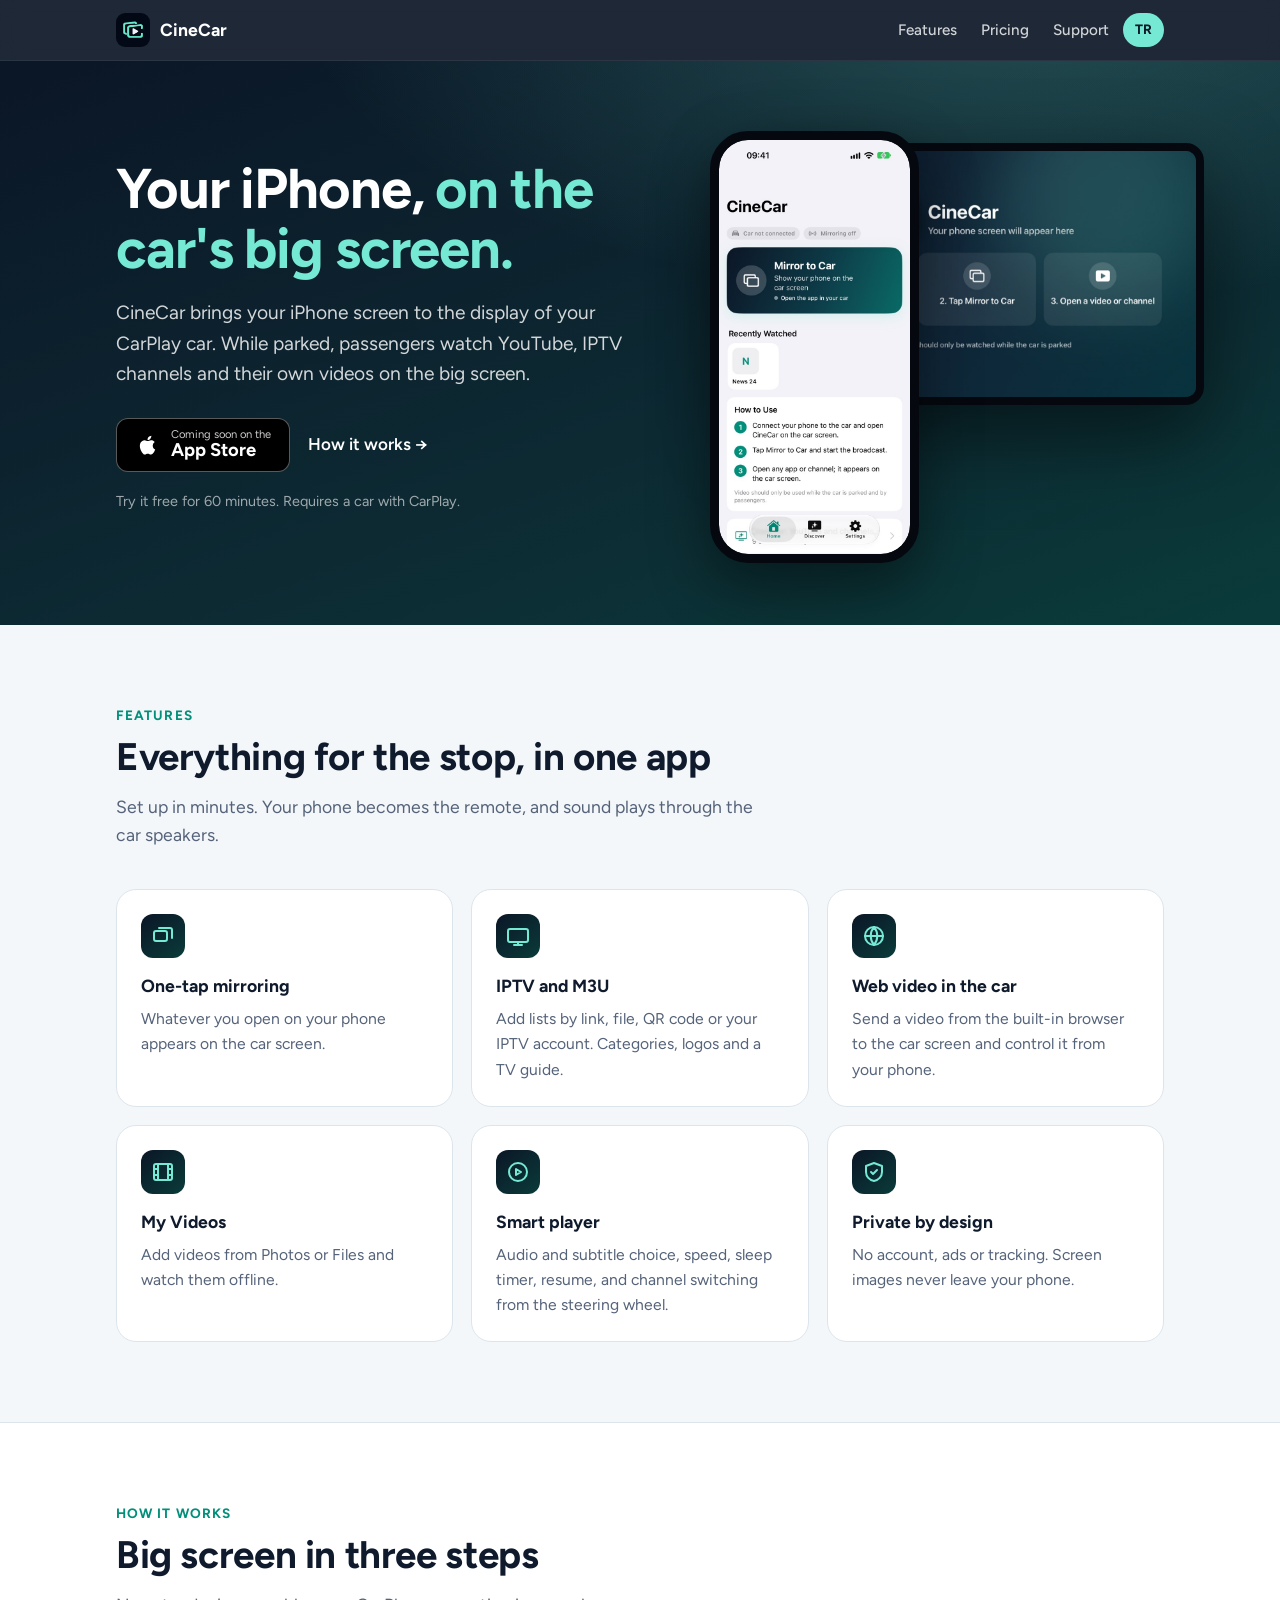
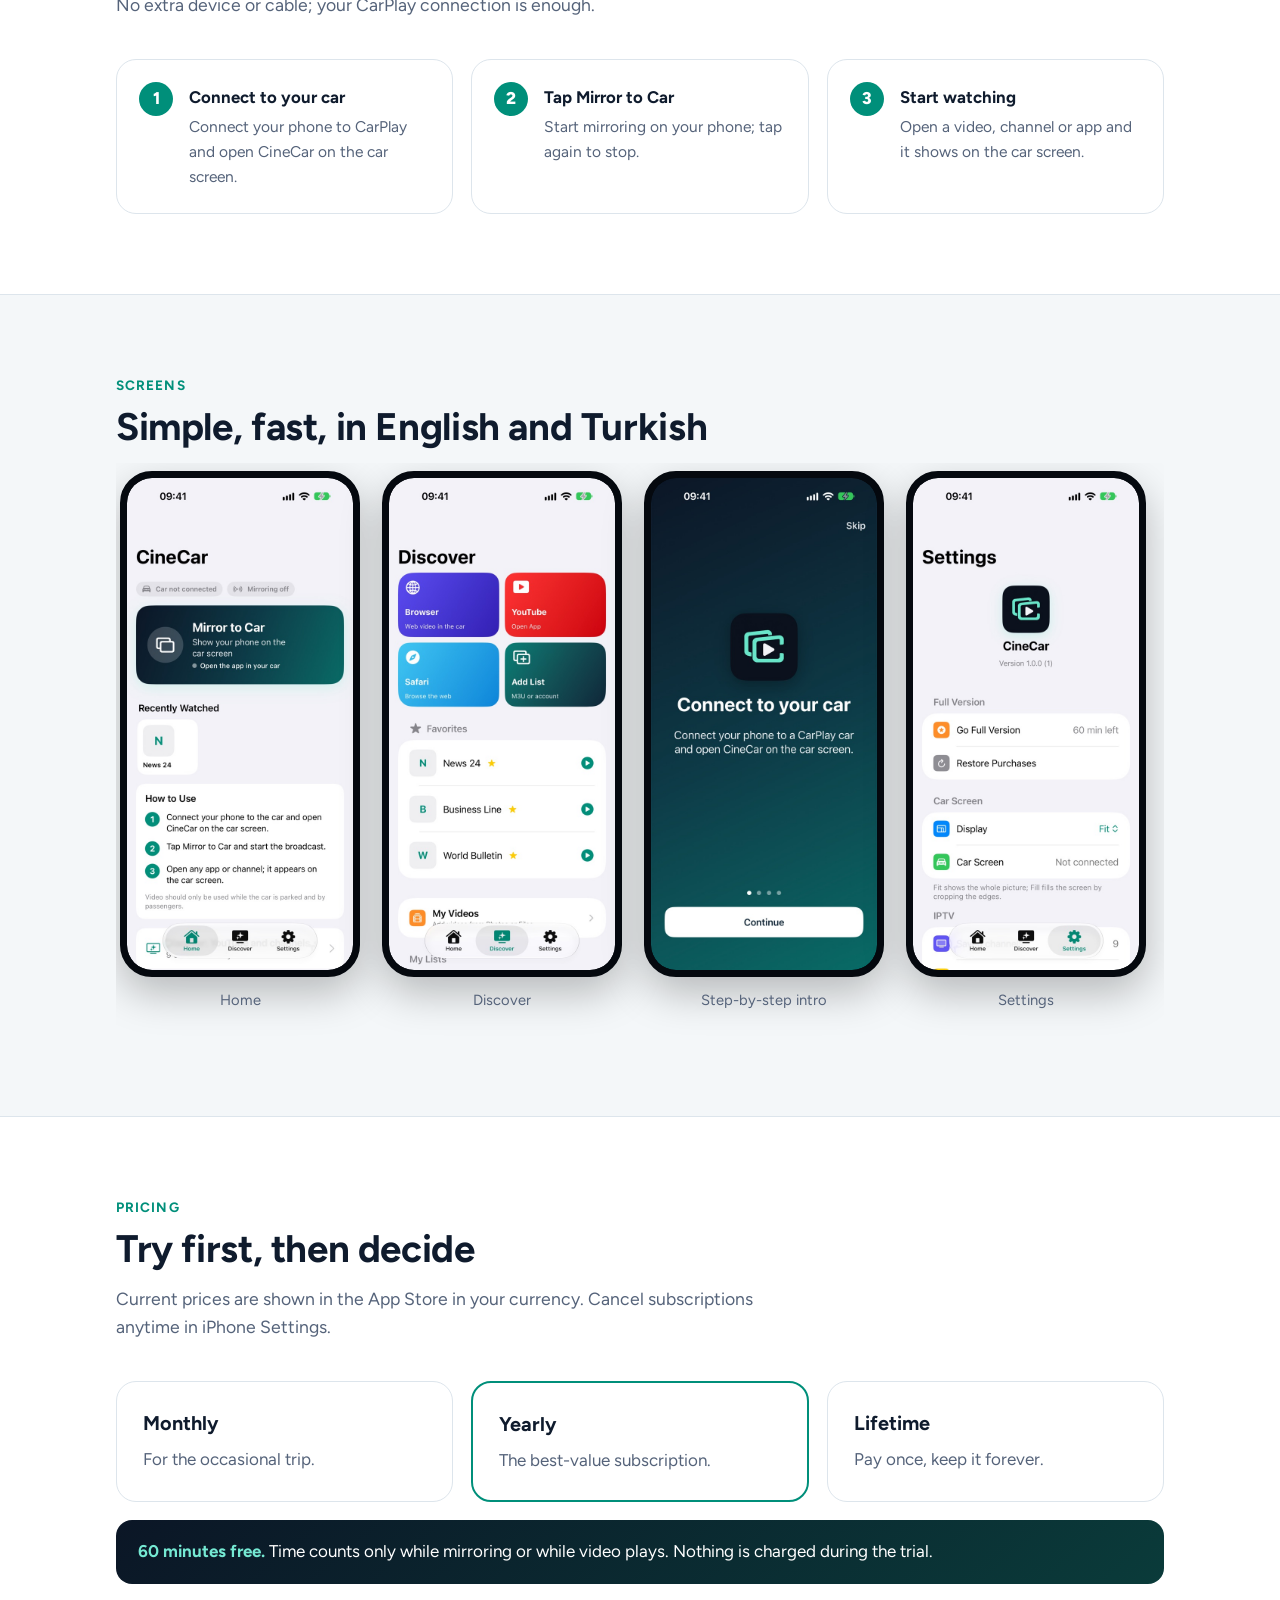
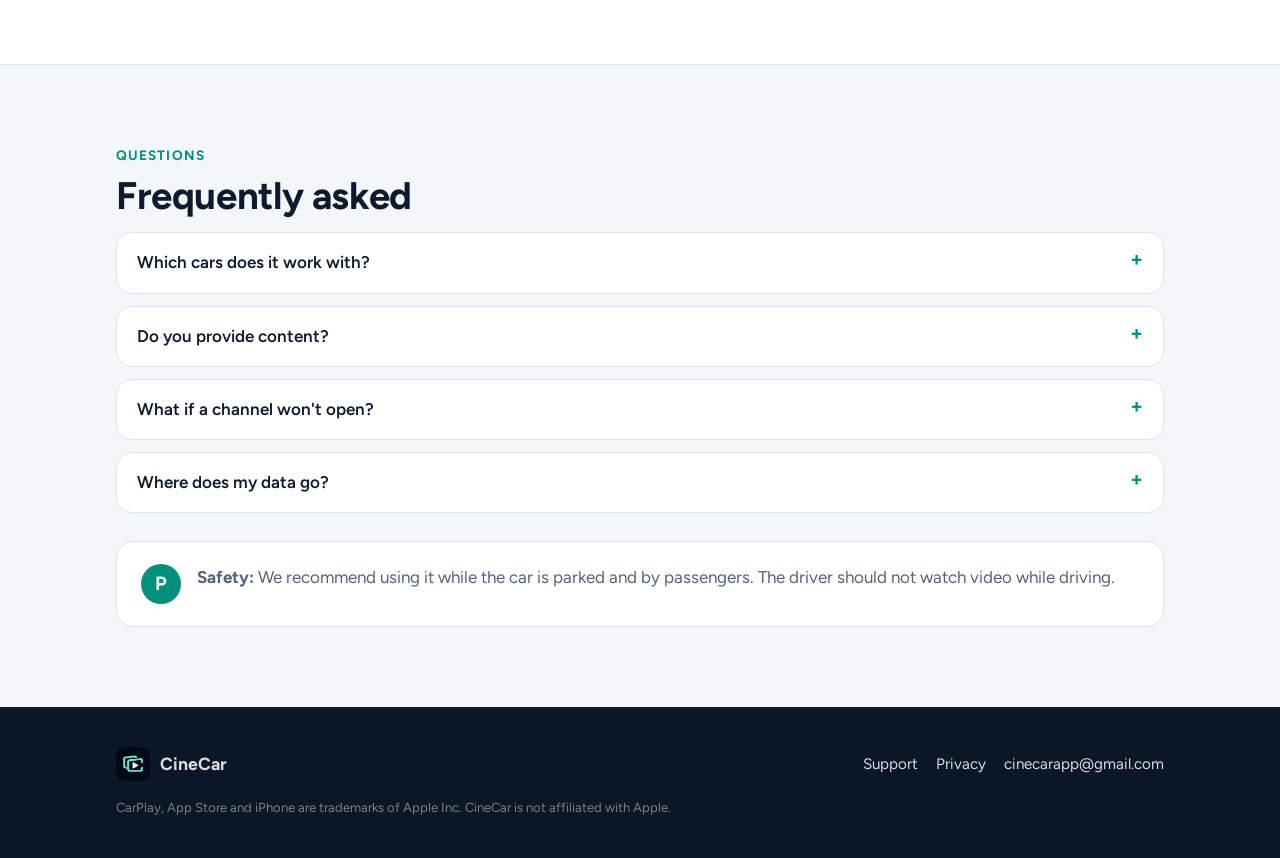
<file: index.html>
<!doctype html>
<html lang="tr" data-lang="tr" data-title-tr="CineCar – Araç ekranında video ve TV" data-title-en="CineCar – Car Video & TV">
<head>
<meta charset="utf-8">
<meta name="viewport" content="width=device-width, initial-scale=1, viewport-fit=cover">
<title>CineCar – Araç ekranında video ve TV</title>
<meta name="description" content="CineCar, iPhone ekranınızı CarPlay araç ekranına taşır. Park halindeyken yolcular için video, IPTV ve web videoları. / CineCar brings your iPhone to your CarPlay screen: video, IPTV and web video for passengers while parked.">
<meta property="og:title" content="CineCar – Car Video & TV">
<meta property="og:description" content="Your iPhone on the car screen. Video, IPTV and web video for passengers while parked.">
<meta property="og:image" content="img/car-en.jpg">
<link rel="icon" href="logo.png">
<link rel="apple-touch-icon" href="img/icon-180.png">
<link rel="preconnect" href="https://fonts.googleapis.com">
<link rel="preconnect" href="https://fonts.gstatic.com" crossorigin>
<link rel="stylesheet" href="https://fonts.googleapis.com/css2?family=Figtree:wght@400;500;600;700;800&display=swap">
<link rel="stylesheet" href="style.css">
<script src="lang.js"></script>
</head>
<body>

<header class="top">
  <div class="container">
    <a class="brand" href="./"><img src="logo.png" alt=""> CineCar</a>
    <nav>
      <a class="hide-sm" href="#ozellikler"><span lang="tr">Özellikler</span><span lang="en">Features</span></a>
      <a class="hide-sm" href="#fiyat"><span lang="tr">Fiyat</span><span lang="en">Pricing</span></a>
      <a href="support.html"><span lang="tr">Destek</span><span lang="en">Support</span></a>
      <button class="lang-switch" type="button" aria-label="Change language / Dili değiştir"><span lang="tr">EN</span><span lang="en">TR</span></button>
    </nav>
  </div>
</header>

<main>
  <section class="hero">
    <div class="container">
      <div>
        <h1 lang="tr">Telefonunuz, <em>aracın büyük ekranında.</em></h1>
        <h1 lang="en">Your iPhone, <em>on the car's big screen.</em></h1>
        <p class="lead" lang="tr">CineCar, iPhone ekranınızı CarPlay destekli aracınızın ekranına taşır. Araç park halindeyken yolcular YouTube'u, IPTV kanallarını ve kendi videolarını büyük ekranda izler.</p>
        <p class="lead" lang="en">CineCar brings your iPhone screen to the display of your CarPlay car. While parked, passengers watch YouTube, IPTV channels and their own videos on the big screen.</p>
        <div class="cta">
          <a class="badge" href="#fiyat" aria-label="App Store">
            <svg viewBox="0 0 24 24" fill="currentColor" aria-hidden="true"><path d="M16.37 12.6c-.02-2.2 1.8-3.26 1.88-3.31-1.03-1.5-2.62-1.7-3.19-1.72-1.36-.14-2.65.8-3.34.8-.69 0-1.75-.78-2.88-.76-1.48.02-2.85.86-3.61 2.19-1.54 2.67-.39 6.62 1.11 8.79.73 1.06 1.6 2.25 2.74 2.21 1.1-.04 1.51-.71 2.84-.71 1.32 0 1.7.71 2.86.69 1.18-.02 1.93-1.08 2.65-2.15.84-1.23 1.18-2.42 1.2-2.48-.03-.01-2.3-.88-2.32-3.5zM14.18 6.13c.6-.73 1.01-1.75.9-2.76-.87.04-1.92.58-2.54 1.31-.56.65-1.05 1.68-.92 2.67.97.08 1.96-.49 2.56-1.22z"/></svg>
            <span><small lang="tr">Çok yakında</small><small lang="en">Coming soon on the</small><strong>App Store</strong></span>
          </a>
          <a class="ghost" href="#nasil"><span lang="tr">Nasıl çalışır →</span><span lang="en">How it works →</span></a>
        </div>
        <p class="note" lang="tr">60 dakika ücretsiz deneyin. CarPlay destekli araç gerekir.</p>
        <p class="note" lang="en">Try it free for 60 minutes. Requires a car with CarPlay.</p>
      </div>
      <div class="hero-art" aria-hidden="true">
        <img class="car" lang="tr" src="img/car-tr.jpg" alt="">
        <img class="car" lang="en" src="img/car-en.jpg" alt="">
        <div class="phone"><img lang="tr" src="img/tab0-tr.jpg" alt=""><img lang="en" src="img/tab0-en.jpg" alt=""></div>
      </div>
    </div>
  </section>

  <section class="block" id="ozellikler">
    <div class="container">
      <p class="eyebrow"><span lang="tr">Özellikler</span><span lang="en">Features</span></p>
      <h2 lang="tr">Yolculuk molası için her şey tek uygulamada</h2>
      <h2 lang="en">Everything for the stop, in one app</h2>
      <p class="intro" lang="tr">Kurulum dakikalar sürer. Telefon kumandaya dönüşür, ses aracın hoparlörlerinden gelir.</p>
      <p class="intro" lang="en">Set up in minutes. Your phone becomes the remote, and sound plays through the car speakers.</p>
      <div class="features">
        <div class="feature">
          <div class="ico"><svg viewBox="0 0 24 24" fill="none" stroke="currentColor" stroke-width="2" stroke-linecap="round" stroke-linejoin="round"><rect x="3" y="7" width="13" height="10" rx="2"/><path d="M8 4h11a2 2 0 0 1 2 2v8"/></svg></div>
          <h3 lang="tr">Tek dokunuşla yansıtma</h3><h3 lang="en">One-tap mirroring</h3>
          <p lang="tr">Telefonda açtığınız her uygulama araç ekranında görünür.</p><p lang="en">Whatever you open on your phone appears on the car screen.</p>
        </div>
        <div class="feature">
          <div class="ico"><svg viewBox="0 0 24 24" fill="none" stroke="currentColor" stroke-width="2" stroke-linecap="round" stroke-linejoin="round"><rect x="2" y="5" width="20" height="13" rx="2"/><path d="M8 21h8M12 18v3"/></svg></div>
          <h3 lang="tr">IPTV ve M3U</h3><h3 lang="en">IPTV and M3U</h3>
          <p lang="tr">Bağlantı, dosya, QR kod veya IPTV hesabınızla liste ekleyin. Kategoriler, logolar ve TV rehberi.</p><p lang="en">Add lists by link, file, QR code or your IPTV account. Categories, logos and a TV guide.</p>
        </div>
        <div class="feature">
          <div class="ico"><svg viewBox="0 0 24 24" fill="none" stroke="currentColor" stroke-width="2" stroke-linecap="round" stroke-linejoin="round"><circle cx="12" cy="12" r="9"/><path d="M3 12h18M12 3a14 14 0 0 1 0 18M12 3a14 14 0 0 0 0 18"/></svg></div>
          <h3 lang="tr">Araçta web videosu</h3><h3 lang="en">Web video in the car</h3>
          <p lang="tr">Dahili tarayıcıda açtığınız videoyu araç ekranına gönderin, telefondan kontrol edin.</p><p lang="en">Send a video from the built-in browser to the car screen and control it from your phone.</p>
        </div>
        <div class="feature">
          <div class="ico"><svg viewBox="0 0 24 24" fill="none" stroke="currentColor" stroke-width="2" stroke-linecap="round" stroke-linejoin="round"><rect x="3" y="4" width="18" height="16" rx="2"/><path d="M7 4v16M17 4v16M3 9h4M17 9h4M3 15h4M17 15h4"/></svg></div>
          <h3 lang="tr">Videolarım</h3><h3 lang="en">My Videos</h3>
          <p lang="tr">Fotoğraflar'dan veya Dosyalar'dan video ekleyin, internetsiz izleyin.</p><p lang="en">Add videos from Photos or Files and watch them offline.</p>
        </div>
        <div class="feature">
          <div class="ico"><svg viewBox="0 0 24 24" fill="none" stroke="currentColor" stroke-width="2" stroke-linecap="round" stroke-linejoin="round"><circle cx="12" cy="12" r="9"/><path d="M10 9l5 3-5 3z"/></svg></div>
          <h3 lang="tr">Akıllı oynatıcı</h3><h3 lang="en">Smart player</h3>
          <p lang="tr">Ses ve altyazı seçimi, hız, uyku zamanlayıcısı, kaldığı yerden devam ve direksiyondan kanal değiştirme.</p><p lang="en">Audio and subtitle choice, speed, sleep timer, resume, and channel switching from the steering wheel.</p>
        </div>
        <div class="feature">
          <div class="ico"><svg viewBox="0 0 24 24" fill="none" stroke="currentColor" stroke-width="2" stroke-linecap="round" stroke-linejoin="round"><path d="M12 3l8 3v6c0 4.5-3.4 8.3-8 9-4.6-.7-8-4.5-8-9V6z"/><path d="M9 12l2 2 4-4"/></svg></div>
          <h3 lang="tr">Gizlilik önce gelir</h3><h3 lang="en">Private by design</h3>
          <p lang="tr">Hesap, reklam ve izleme yok. Ekran görüntüsü telefondan dışarı çıkmaz.</p><p lang="en">No account, ads or tracking. Screen images never leave your phone.</p>
        </div>
      </div>
    </div>
  </section>

  <section class="block alt" id="nasil">
    <div class="container">
      <p class="eyebrow"><span lang="tr">Nasıl çalışır</span><span lang="en">How it works</span></p>
      <h2 lang="tr">Üç adımda büyük ekran</h2><h2 lang="en">Big screen in three steps</h2>
      <p class="intro" lang="tr">Ek cihaz veya kablo gerekmez; CarPlay bağlantınız yeterli.</p>
      <p class="intro" lang="en">No extra device or cable; your CarPlay connection is enough.</p>
      <div class="steps">
        <div class="step"><h3 lang="tr">Araca bağlanın</h3><h3 lang="en">Connect to your car</h3><p lang="tr">Telefonu CarPlay'e bağlayın ve araç ekranında CineCar'ı açın.</p><p lang="en">Connect your phone to CarPlay and open CineCar on the car screen.</p></div>
        <div class="step"><h3 lang="tr">Araca Yansıt'a dokunun</h3><h3 lang="en">Tap Mirror to Car</h3><p lang="tr">Telefonda yansıtmayı başlatın; durdurmak için yeniden dokunun.</p><p lang="en">Start mirroring on your phone; tap again to stop.</p></div>
        <div class="step"><h3 lang="tr">İzlemeye başlayın</h3><h3 lang="en">Start watching</h3><p lang="tr">Bir video, kanal veya uygulama açın; araç ekranında görünsün.</p><p lang="en">Open a video, channel or app and it shows on the car screen.</p></div>
      </div>
    </div>
  </section>

  <section class="block">
    <div class="container">
      <p class="eyebrow"><span lang="tr">Ekranlar</span><span lang="en">Screens</span></p>
      <h2 lang="tr">Sade, hızlı, Türkçe ve İngilizce</h2><h2 lang="en">Simple, fast, in English and Turkish</h2>
      <div class="shots">
        <figure><div class="phone"><img lang="tr" src="img/tab0-tr.jpg" alt="Ana Sayfa" loading="lazy"><img lang="en" src="img/tab0-en.jpg" alt="Home" loading="lazy"></div><figcaption><span lang="tr">Ana Sayfa</span><span lang="en">Home</span></figcaption></figure>
        <figure><div class="phone"><img lang="tr" src="img/tab1-tr.jpg" alt="Keşfet" loading="lazy"><img lang="en" src="img/tab1-en.jpg" alt="Discover" loading="lazy"></div><figcaption><span lang="tr">Keşfet</span><span lang="en">Discover</span></figcaption></figure>
        <figure><div class="phone"><img lang="tr" src="img/onboarding-tr.jpg" alt="Tanıtım" loading="lazy"><img lang="en" src="img/onboarding-en.jpg" alt="Introduction" loading="lazy"></div><figcaption><span lang="tr">Adım adım tanıtım</span><span lang="en">Step-by-step intro</span></figcaption></figure>
        <figure><div class="phone"><img lang="tr" src="img/tab2-tr.jpg" alt="Ayarlar" loading="lazy"><img lang="en" src="img/tab2-en.jpg" alt="Settings" loading="lazy"></div><figcaption><span lang="tr">Ayarlar</span><span lang="en">Settings</span></figcaption></figure>
      </div>
    </div>
  </section>

  <section class="block alt" id="fiyat">
    <div class="container">
      <p class="eyebrow"><span lang="tr">Fiyat</span><span lang="en">Pricing</span></p>
      <h2 lang="tr">Önce deneyin, sonra karar verin</h2><h2 lang="en">Try first, then decide</h2>
      <p class="intro" lang="tr">Güncel fiyatlar App Store'da, kendi para biriminizde gösterilir. Abonelikleri iPhone Ayarlar'dan istediğiniz an iptal edebilirsiniz.</p>
      <p class="intro" lang="en">Current prices are shown in the App Store in your currency. Cancel subscriptions anytime in iPhone Settings.</p>
      <div class="plans">
        <div class="plan"><h3 lang="tr">Aylık</h3><h3 lang="en">Monthly</h3><p lang="tr">Ara sıra yolculuk yapanlar için.</p><p lang="en">For the occasional trip.</p></div>
        <div class="plan best"><h3 lang="tr">Yıllık</h3><h3 lang="en">Yearly</h3><p lang="tr">En avantajlı abonelik.</p><p lang="en">The best-value subscription.</p></div>
        <div class="plan"><h3 lang="tr">Ömür boyu</h3><h3 lang="en">Lifetime</h3><p lang="tr">Bir kez ödeyin, hep kullanın.</p><p lang="en">Pay once, keep it forever.</p></div>
      </div>
      <div class="trial" lang="tr"><strong>60 dakika ücretsiz.</strong> Süre yalnızca yansıtma açıkken veya video oynarken sayılır. Deneme sırasında ödeme alınmaz.</div>
      <div class="trial" lang="en"><strong>60 minutes free.</strong> Time counts only while mirroring or while video plays. Nothing is charged during the trial.</div>
    </div>
  </section>

  <section class="block faq">
    <div class="container">
      <p class="eyebrow"><span lang="tr">Sorular</span><span lang="en">Questions</span></p>
      <h2 lang="tr">Sık sorulanlar</h2><h2 lang="en">Frequently asked</h2>
      <div lang="tr">
        <details><summary>Hangi araçlarda çalışır?</summary><p>CarPlay destekleyen araçlarda. Araç park halindeyken kullanılması tavsiye edilir.</p></details>
        <details><summary>İçerik sağlıyor musunuz?</summary><p>Hayır. CineCar bir oynatıcıdır; kanal veya film sunmaz. Eklediğiniz yayınları kullanma hakkına sahip olmanız gerekir.</p></details>
        <details><summary>Kanal açılmazsa ne olur?</summary><p>Uygulama sunucunun cevabına bakar ve nedenini yazar: üyelik süresi, bölge kısıtı, eskimiş liste veya desteklenmeyen biçim.</p></details>
        <details><summary>Verilerim nereye gidiyor?</summary><p>Hiçbir yere. Listeleriniz, favorileriniz ve ayarlarınız yalnızca telefonunuzda kalır. <a href="privacy.html">Gizlilik politikası</a></p></details>
      </div>
      <div lang="en">
        <details><summary>Which cars does it work with?</summary><p>Cars with CarPlay. We recommend using it while the car is parked.</p></details>
        <details><summary>Do you provide content?</summary><p>No. CineCar is a player; it offers no channels or movies. You must have the right to use the streams you add.</p></details>
        <details><summary>What if a channel won't open?</summary><p>The app checks the server's reply and tells you why: expired subscription, region lock, outdated list or unsupported format.</p></details>
        <details><summary>Where does my data go?</summary><p>Nowhere. Your lists, favorites and settings stay on your phone. <a href="privacy.html">Privacy policy</a></p></details>
      </div>
      <div class="safety" style="margin-top:28px">
        <b>P</b>
        <p lang="tr"><strong>Güvenlik:</strong> Araç park halindeyken ve yolcular tarafından kullanılması tavsiye edilir. Sürücü, sürüş sırasında video izlememelidir.</p>
        <p lang="en"><strong>Safety:</strong> We recommend using it while the car is parked and by passengers. The driver should not watch video while driving.</p>
      </div>
    </div>
  </section>
</main>

<footer class="site">
  <div class="container">
    <a class="brand" href="./"><img src="logo.png" alt=""> CineCar</a>
    <div class="links">
      <a href="support.html"><span lang="tr">Destek</span><span lang="en">Support</span></a>
      <a href="privacy.html"><span lang="tr">Gizlilik</span><span lang="en">Privacy</span></a>
      <a href="mailto:cinecarapp@gmail.com">cinecarapp@gmail.com</a>
    </div>
    <small lang="tr">CarPlay, App Store ve iPhone, Apple Inc.'in ticari markalarıdır. CineCar, Apple ile bağlantılı değildir.</small>
    <small lang="en">CarPlay, App Store and iPhone are trademarks of Apple Inc. CineCar is not affiliated with Apple.</small>
  </div>
</footer>

</body>
</html>
</file>
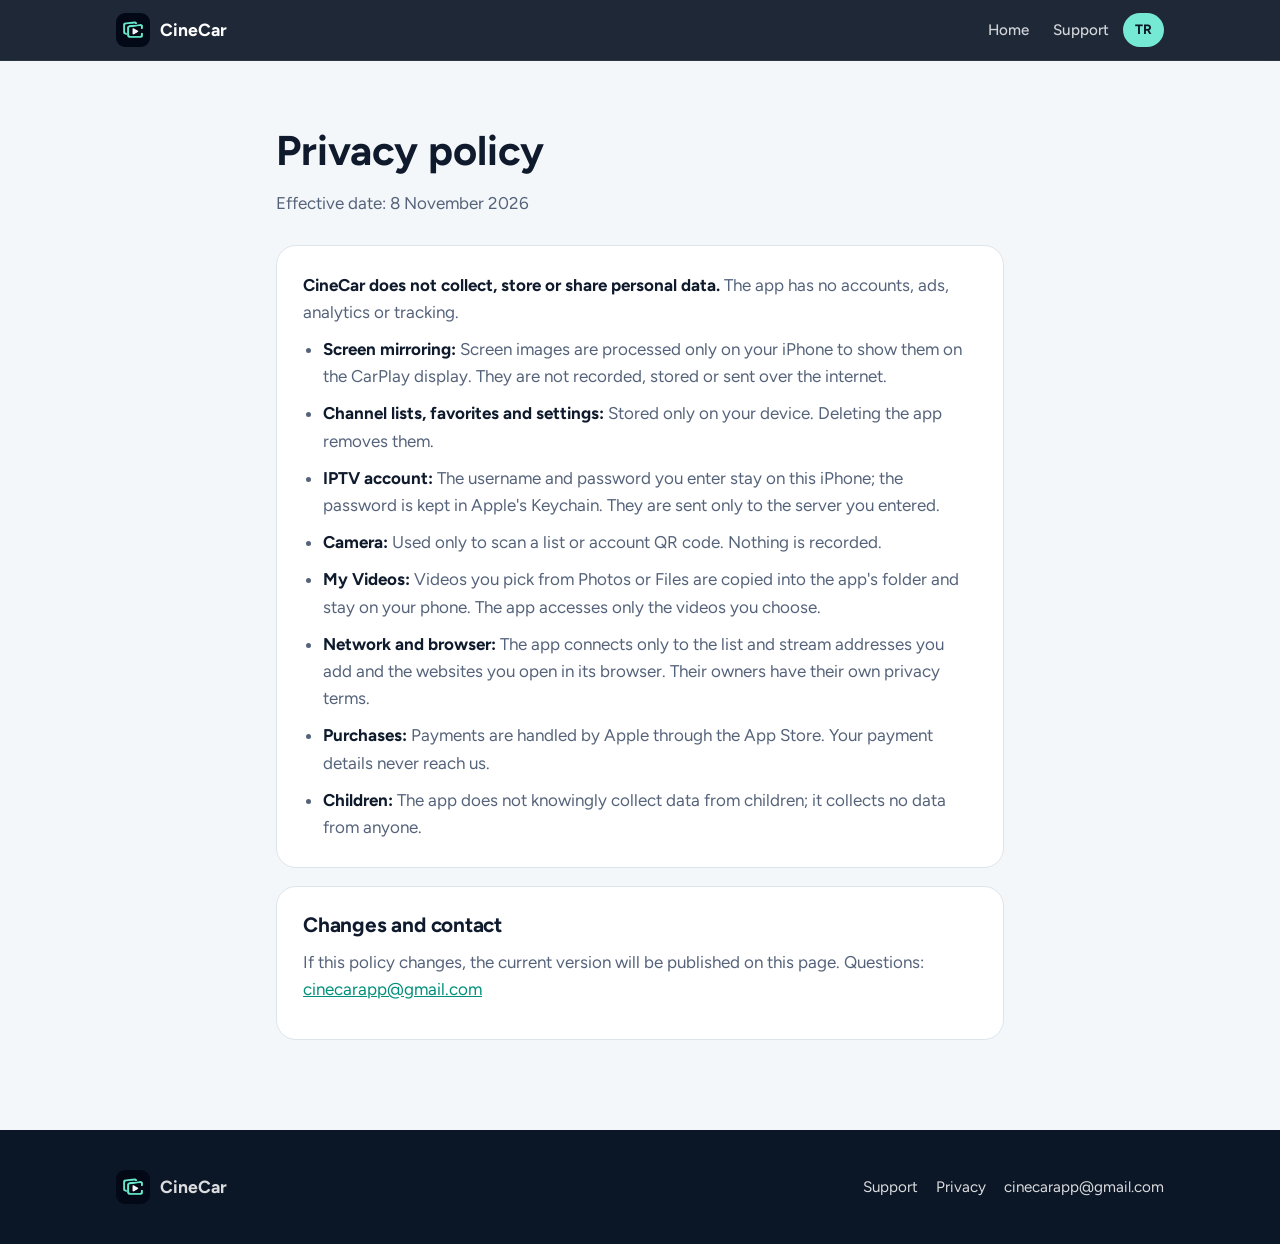
<file: privacy.html>
<!doctype html>
<html lang="tr" data-lang="tr" data-title-tr="Gizlilik politikası – CineCar" data-title-en="Privacy policy – CineCar">
<head>
<meta charset="utf-8">
<meta name="viewport" content="width=device-width, initial-scale=1, viewport-fit=cover">
<title>Gizlilik politikası – CineCar</title>
<link rel="icon" href="logo.png">
<link rel="apple-touch-icon" href="img/icon-180.png">
<link rel="preconnect" href="https://fonts.googleapis.com">
<link rel="preconnect" href="https://fonts.gstatic.com" crossorigin>
<link rel="stylesheet" href="https://fonts.googleapis.com/css2?family=Figtree:wght@400;500;600;700;800&display=swap">
<link rel="stylesheet" href="style.css">
<script src="lang.js"></script>
</head>
<body>

<header class="top">
  <div class="container">
    <a class="brand" href="./"><img src="logo.png" alt=""> CineCar</a>
    <nav>
      <a href="./"><span lang="tr">Ana sayfa</span><span lang="en">Home</span></a>
      <a href="support.html"><span lang="tr">Destek</span><span lang="en">Support</span></a>
      <button class="lang-switch" type="button" aria-label="Change language / Dili değiştir"><span lang="tr">EN</span><span lang="en">TR</span></button>
    </nav>
  </div>
</header>

<main class="page">
  <div class="container">
    <div lang="tr">
      <h1>Gizlilik politikası</h1>
      <p class="meta">Yürürlük tarihi: 8 Kasım 2026</p>
      <div class="card">
        <p><strong>CineCar kişisel veri toplamaz, saklamaz veya üçüncü kişilerle paylaşmaz.</strong> Uygulamada hesap, reklam, analiz veya izleme yoktur.</p>
        <ul>
          <li><strong>Ekran yansıtma:</strong> Ekran görüntüsü yalnızca iPhone'unuzun içinde, CarPlay araç ekranına aktarılmak için işlenir. Kaydedilmez, saklanmaz ve internete gönderilmez.</li>
          <li><strong>Kanal listeleri, favoriler ve ayarlar:</strong> Yalnızca cihazınızda saklanır. Uygulamayı silerek tamamen kaldırabilirsiniz.</li>
          <li><strong>IPTV hesabı:</strong> Girdiğiniz kullanıcı adı ve şifre yalnızca bu iPhone'da saklanır; şifre Apple'ın Anahtar Zinciri'nde tutulur. Bu bilgiler yalnızca sizin girdiğiniz sunucuya gönderilir.</li>
          <li><strong>Kamera:</strong> Yalnızca liste veya hesap QR kodunu okumak için kullanılır. Görüntü kaydedilmez.</li>
          <li><strong>Videolarım:</strong> Fotoğraflar'dan veya Dosyalar'dan seçtiğiniz videolar uygulamanın klasörüne kopyalanır ve telefonda kalır. Uygulama yalnızca sizin seçtiğiniz videolara erişir.</li>
          <li><strong>İnternet bağlantıları ve tarayıcı:</strong> Uygulama yalnızca sizin eklediğiniz liste ve yayın adreslerine ve tarayıcıda açtığınız sitelere bağlanır. Bu sitelerin ve sunucuların sahipleri kendi gizlilik koşullarına tabidir.</li>
          <li><strong>Satın almalar:</strong> Ödemeler Apple tarafından App Store üzerinden alınır. Ödeme bilgileriniz bize ulaşmaz.</li>
          <li><strong>Çocuklar:</strong> Uygulama çocuklardan bilerek veri toplamaz; zaten hiçbir kullanıcıdan veri toplamaz.</li>
        </ul>
      </div>
      <div class="card">
        <h2>Değişiklikler ve iletişim</h2>
        <p>Bu politika değişirse güncel hali bu sayfada yayımlanır. Sorularınız için: <a href="mailto:cinecarapp@gmail.com">cinecarapp@gmail.com</a></p>
      </div>
    </div>

    <div lang="en">
      <h1>Privacy policy</h1>
      <p class="meta">Effective date: 8 November 2026</p>
      <div class="card">
        <p><strong>CineCar does not collect, store or share personal data.</strong> The app has no accounts, ads, analytics or tracking.</p>
        <ul>
          <li><strong>Screen mirroring:</strong> Screen images are processed only on your iPhone to show them on the CarPlay display. They are not recorded, stored or sent over the internet.</li>
          <li><strong>Channel lists, favorites and settings:</strong> Stored only on your device. Deleting the app removes them.</li>
          <li><strong>IPTV account:</strong> The username and password you enter stay on this iPhone; the password is kept in Apple's Keychain. They are sent only to the server you entered.</li>
          <li><strong>Camera:</strong> Used only to scan a list or account QR code. Nothing is recorded.</li>
          <li><strong>My Videos:</strong> Videos you pick from Photos or Files are copied into the app's folder and stay on your phone. The app accesses only the videos you choose.</li>
          <li><strong>Network and browser:</strong> The app connects only to the list and stream addresses you add and the websites you open in its browser. Their owners have their own privacy terms.</li>
          <li><strong>Purchases:</strong> Payments are handled by Apple through the App Store. Your payment details never reach us.</li>
          <li><strong>Children:</strong> The app does not knowingly collect data from children; it collects no data from anyone.</li>
        </ul>
      </div>
      <div class="card">
        <h2>Changes and contact</h2>
        <p>If this policy changes, the current version will be published on this page. Questions: <a href="mailto:cinecarapp@gmail.com">cinecarapp@gmail.com</a></p>
      </div>
    </div>
  </div>
</main>

<footer class="site">
  <div class="container">
    <a class="brand" href="./"><img src="logo.png" alt=""> CineCar</a>
    <div class="links">
      <a href="support.html"><span lang="tr">Destek</span><span lang="en">Support</span></a>
      <a href="privacy.html"><span lang="tr">Gizlilik</span><span lang="en">Privacy</span></a>
      <a href="mailto:cinecarapp@gmail.com">cinecarapp@gmail.com</a>
    </div>
  </div>
</footer>

</body>
</html>
</file>
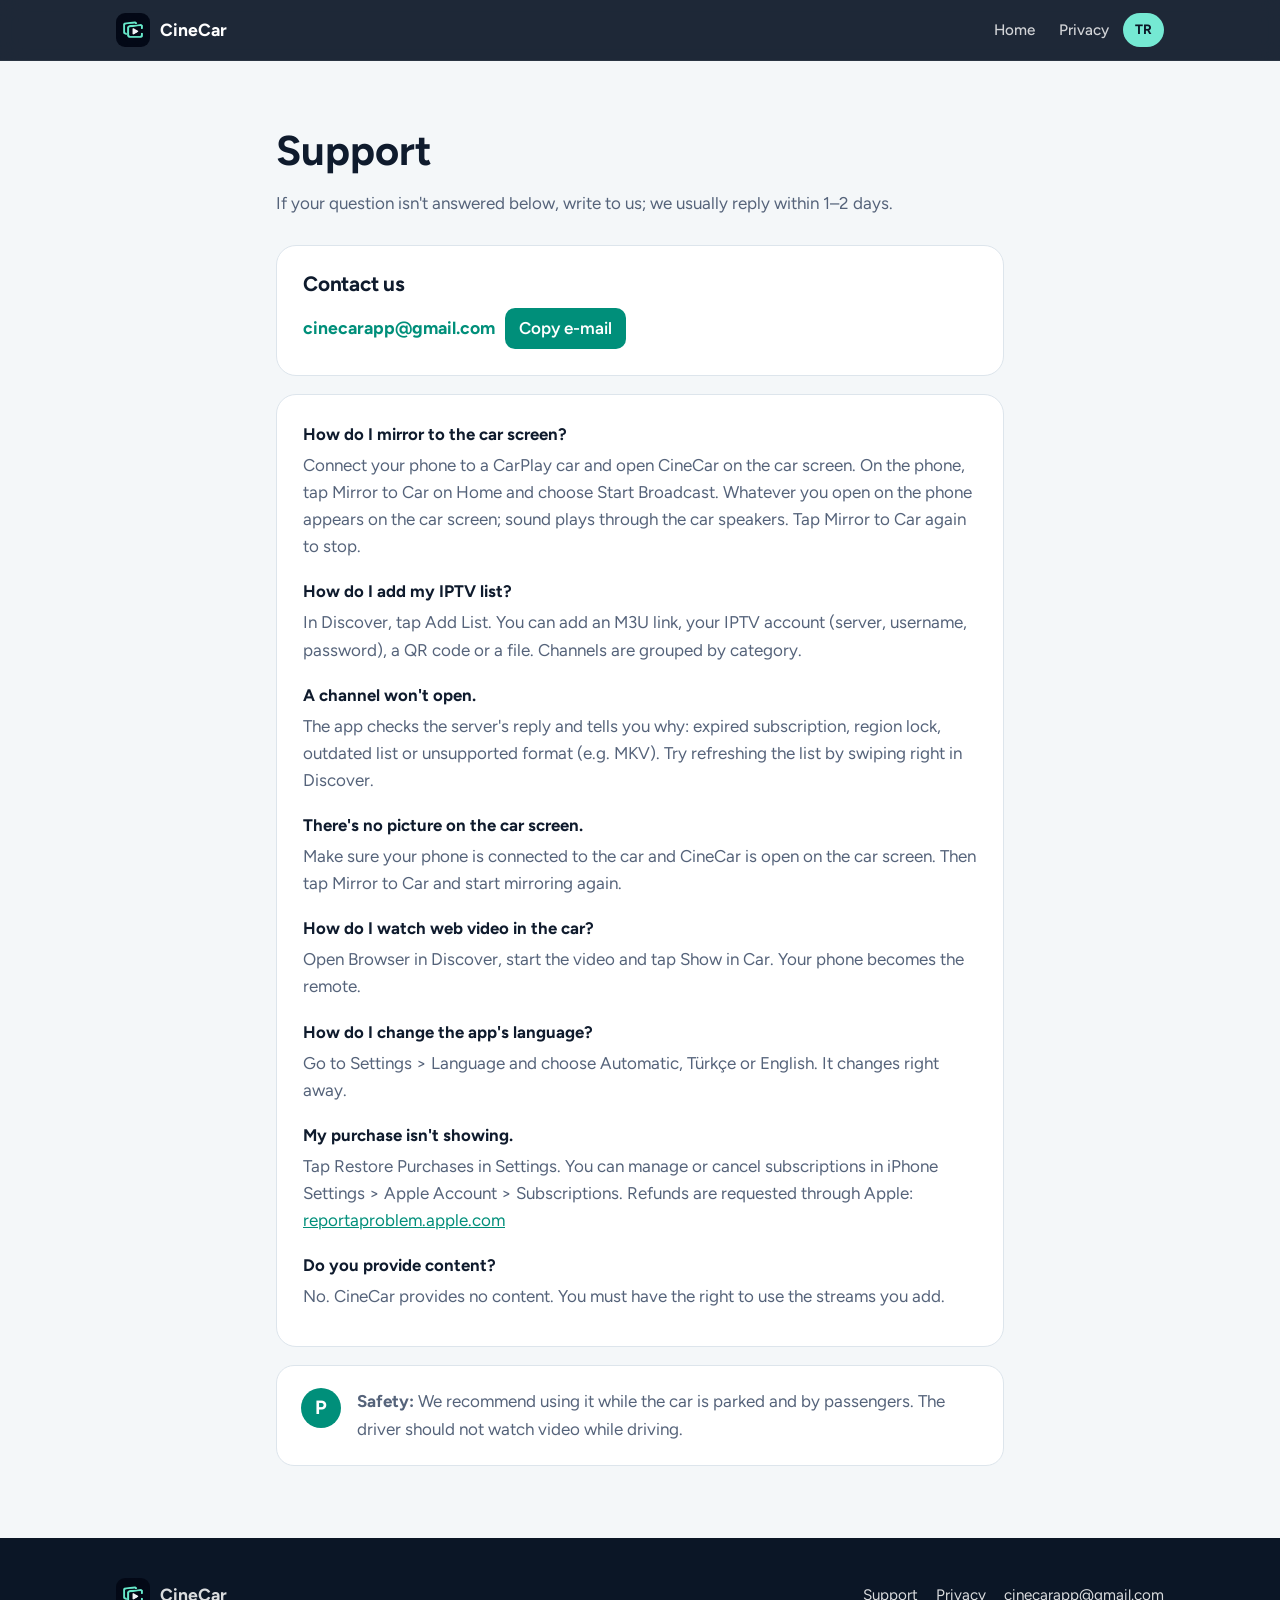
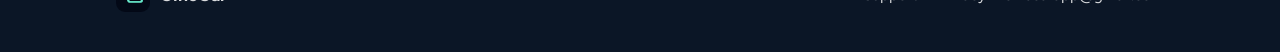
<file: support.html>
<!doctype html>
<html lang="tr" data-lang="tr" data-title-tr="Destek – CineCar" data-title-en="Support – CineCar">
<head>
<meta charset="utf-8">
<meta name="viewport" content="width=device-width, initial-scale=1, viewport-fit=cover">
<title>Destek – CineCar</title>
<link rel="icon" href="logo.png">
<link rel="apple-touch-icon" href="img/icon-180.png">
<link rel="preconnect" href="https://fonts.googleapis.com">
<link rel="preconnect" href="https://fonts.gstatic.com" crossorigin>
<link rel="stylesheet" href="https://fonts.googleapis.com/css2?family=Figtree:wght@400;500;600;700;800&display=swap">
<link rel="stylesheet" href="style.css">
<script src="lang.js"></script>
</head>
<body>

<header class="top">
  <div class="container">
    <a class="brand" href="./"><img src="logo.png" alt=""> CineCar</a>
    <nav>
      <a href="./"><span lang="tr">Ana sayfa</span><span lang="en">Home</span></a>
      <a href="privacy.html"><span lang="tr">Gizlilik</span><span lang="en">Privacy</span></a>
      <button class="lang-switch" type="button" aria-label="Change language / Dili değiştir"><span lang="tr">EN</span><span lang="en">TR</span></button>
    </nav>
  </div>
</header>

<main class="page">
  <div class="container">
    <div lang="tr">
      <h1>Destek</h1>
      <p class="meta">Sorunuzun cevabı aşağıda yoksa bize yazın; genellikle 1–2 gün içinde dönüyoruz.</p>
      <div class="card">
        <h2>Bize ulaşın</h2>
        <div class="mail"><a href="mailto:cinecarapp@gmail.com">cinecarapp@gmail.com</a> <button type="button" data-copy="cinecarapp@gmail.com">E-postayı kopyala</button></div>
      </div>
      <div class="card">
        <h3>Araç ekranına nasıl yansıtırım?</h3>
        <p>Telefonu CarPlay destekli araca bağlayın ve araç ekranında CineCar'ı açın. Telefonda Ana Sayfa'daki Araca Yansıt'a dokunup Yayını Başlat'ı seçin. Telefonda açtığınız uygulama araç ekranında görünür; ses aracın hoparlörlerinden çalar. Durdurmak için Araca Yansıt'a yeniden dokunun.</p>
        <h3>IPTV listemi nasıl eklerim?</h3>
        <p>Keşfet sekmesinde Liste Ekle'ye dokunun. M3U bağlantısı, IPTV hesabınız (sunucu, kullanıcı adı, şifre), QR kod veya dosya ile ekleyebilirsiniz. Kanallar kategorilere göre listelenir.</p>
        <h3>Bir kanal açılmıyor.</h3>
        <p>Uygulama sunucunun cevabına bakıp nedenini yazar: üyelik süresi, bölge kısıtı, eskimiş liste veya desteklenmeyen biçim (ör. MKV). Listeyi Keşfet'te sağa kaydırarak yenilemeyi deneyin.</p>
        <h3>Araç ekranında görüntü yok.</h3>
        <p>Telefonun araca bağlı ve CineCar'ın araç ekranında açık olduğundan emin olun. Ardından Araca Yansıt'a dokunup yansıtmayı yeniden başlatın.</p>
        <h3>Web videosunu araçta nasıl izlerim?</h3>
        <p>Keşfet'te Tarayıcı'yı açın, videoyu başlatın ve Araçta göster'e dokunun. Telefon kumandaya dönüşür.</p>
        <h3>Uygulamanın dilini nasıl değiştiririm?</h3>
        <p>Ayarlar &gt; Dil bölümünden Otomatik, Türkçe veya English seçin. Dil hemen değişir.</p>
        <h3>Satın aldığım paket görünmüyor.</h3>
        <p>Ayarlar'da Satın alımları geri yükle'ye dokunun. Aboneliğinizi iPhone Ayarlar &gt; Apple Hesabı &gt; Abonelikler bölümünden yönetebilir veya iptal edebilirsiniz. İade talepleri Apple üzerinden yapılır: <a href="https://reportaproblem.apple.com">reportaproblem.apple.com</a></p>
        <h3>İçerik sağlıyor musunuz?</h3>
        <p>Hayır. CineCar içerik sağlamaz. Eklediğiniz yayınları kullanma hakkına sahip olmanız gerekir.</p>
      </div>
      <div class="safety"><b>P</b><p><strong>Güvenlik:</strong> Araç park halindeyken ve yolcular tarafından kullanılması tavsiye edilir. Sürücü, sürüş sırasında video izlememelidir.</p></div>
    </div>

    <div lang="en">
      <h1>Support</h1>
      <p class="meta">If your question isn't answered below, write to us; we usually reply within 1–2 days.</p>
      <div class="card">
        <h2>Contact us</h2>
        <div class="mail"><a href="mailto:cinecarapp@gmail.com">cinecarapp@gmail.com</a> <button type="button" data-copy="cinecarapp@gmail.com">Copy e-mail</button></div>
      </div>
      <div class="card">
        <h3>How do I mirror to the car screen?</h3>
        <p>Connect your phone to a CarPlay car and open CineCar on the car screen. On the phone, tap Mirror to Car on Home and choose Start Broadcast. Whatever you open on the phone appears on the car screen; sound plays through the car speakers. Tap Mirror to Car again to stop.</p>
        <h3>How do I add my IPTV list?</h3>
        <p>In Discover, tap Add List. You can add an M3U link, your IPTV account (server, username, password), a QR code or a file. Channels are grouped by category.</p>
        <h3>A channel won't open.</h3>
        <p>The app checks the server's reply and tells you why: expired subscription, region lock, outdated list or unsupported format (e.g. MKV). Try refreshing the list by swiping right in Discover.</p>
        <h3>There's no picture on the car screen.</h3>
        <p>Make sure your phone is connected to the car and CineCar is open on the car screen. Then tap Mirror to Car and start mirroring again.</p>
        <h3>How do I watch web video in the car?</h3>
        <p>Open Browser in Discover, start the video and tap Show in Car. Your phone becomes the remote.</p>
        <h3>How do I change the app's language?</h3>
        <p>Go to Settings &gt; Language and choose Automatic, Türkçe or English. It changes right away.</p>
        <h3>My purchase isn't showing.</h3>
        <p>Tap Restore Purchases in Settings. You can manage or cancel subscriptions in iPhone Settings &gt; Apple Account &gt; Subscriptions. Refunds are requested through Apple: <a href="https://reportaproblem.apple.com">reportaproblem.apple.com</a></p>
        <h3>Do you provide content?</h3>
        <p>No. CineCar provides no content. You must have the right to use the streams you add.</p>
      </div>
      <div class="safety"><b>P</b><p><strong>Safety:</strong> We recommend using it while the car is parked and by passengers. The driver should not watch video while driving.</p></div>
    </div>
  </div>
</main>

<footer class="site">
  <div class="container">
    <a class="brand" href="./"><img src="logo.png" alt=""> CineCar</a>
    <div class="links">
      <a href="support.html"><span lang="tr">Destek</span><span lang="en">Support</span></a>
      <a href="privacy.html"><span lang="tr">Gizlilik</span><span lang="en">Privacy</span></a>
      <a href="mailto:cinecarapp@gmail.com">cinecarapp@gmail.com</a>
    </div>
  </div>
</footer>

</body>
</html>
</file>
<file: style.css>
/* CineCar site: the logo's navy and mint, one column on phones, Turkish and English on every page. */
:root {
  --ink: #0b1626;
  --navy: #0f2233;
  --mint: #75e9d3;
  --teal: #008f7a;
  --bg: #f4f7f9;
  --surface: #ffffff;
  --fg: #0f1b2d;
  --muted: #55637a;
  --line: #dde5ec;
  --accent: var(--teal);
  --font: "Figtree", -apple-system, BlinkMacSystemFont, "Segoe UI", Roboto, sans-serif;
  color-scheme: light;
}
@media (prefers-color-scheme: dark) {
  :root:not([data-theme="light"]) {
    --bg: #0a121d; --surface: #111c2a; --fg: #e6edf5; --muted: #9aa9bb; --line: #223244; --accent: var(--mint);
    color-scheme: dark;
  }
}
:root[data-theme="dark"] {
  --bg: #0a121d; --surface: #111c2a; --fg: #e6edf5; --muted: #9aa9bb; --line: #223244; --accent: var(--mint);
  color-scheme: dark;
}

* { box-sizing: border-box; }
html { scroll-behavior: smooth; }
body { margin: 0; background: var(--bg); color: var(--fg); font-family: var(--font); font-size: 17px; line-height: 1.6; -webkit-font-smoothing: antialiased; }
img { max-width: 100%; display: block; }
a { color: var(--accent); }
a:focus-visible, button:focus-visible { outline: 2px solid var(--mint); outline-offset: 3px; border-radius: 6px; }

/* Only the chosen language is shown. */
html[data-lang="tr"] [lang="en"]:not(html), html[data-lang="en"] [lang="tr"]:not(html) { display: none !important; }

.container { width: 100%; max-width: 1080px; margin: 0 auto; padding: 0 max(16px, env(safe-area-inset-left, 0px)); }

/* Top bar */
.top { position: sticky; top: 0; z-index: 10; background: color-mix(in srgb, var(--ink) 92%, transparent); backdrop-filter: blur(12px); -webkit-backdrop-filter: blur(12px); border-bottom: 1px solid rgba(255,255,255,0.06); }
.top .container { display: flex; align-items: center; justify-content: space-between; gap: 12px; height: 60px; }
.brand { display: flex; align-items: center; gap: 10px; color: #fff; text-decoration: none; font-weight: 700; font-size: 1.1rem; }
.brand img { width: 34px; height: 34px; border-radius: 9px; }
.top nav { display: flex; align-items: center; gap: 4px; }
.top nav a { color: rgba(255,255,255,0.8); text-decoration: none; font-weight: 500; font-size: 0.95rem; padding: 6px 10px; border-radius: 8px; }
.top nav a:hover { color: #fff; background: rgba(255,255,255,0.08); }
.lang-switch { font: inherit; font-weight: 700; font-size: 0.85rem; color: var(--ink); background: var(--mint); border: 0; border-radius: 999px; padding: 6px 12px; cursor: pointer; }
@media (max-width: 640px) { .top nav a.hide-sm { display: none; } }

/* Hero */
.hero { background: radial-gradient(1200px 500px at 80% -10%, rgba(117,233,211,0.22), transparent 60%), linear-gradient(160deg, var(--ink) 0%, #0d2a33 60%, #0a3b3a 100%); color: #fff; overflow: hidden; }
.hero .container { display: grid; grid-template-columns: 1.1fr 0.9fr; gap: 40px; align-items: center; padding-top: 72px; padding-bottom: 72px; }
.hero h1 { font-size: clamp(2.2rem, 5vw, 3.5rem); line-height: 1.08; margin: 0 0 18px; letter-spacing: -0.02em; text-wrap: balance; }
.hero h1 em { font-style: normal; color: var(--mint); }
.hero p.lead { font-size: 1.2rem; color: rgba(255,255,255,0.82); margin: 0 0 28px; max-width: 34rem; }
.cta { display: flex; flex-wrap: wrap; gap: 12px; align-items: center; }
.badge { display: inline-flex; align-items: center; gap: 10px; background: #000; color: #fff; border: 1px solid rgba(255,255,255,0.35); border-radius: 12px; padding: 9px 18px; text-decoration: none; }
.badge svg { width: 26px; height: 26px; }
.badge small { display: block; font-size: 0.7rem; opacity: 0.8; line-height: 1.1; }
.badge strong { display: block; font-size: 1.15rem; line-height: 1.15; }
.ghost { color: #fff; font-weight: 600; text-decoration: none; padding: 12px 6px; }
.ghost:hover { color: var(--mint); }
.note { margin-top: 18px; font-size: 0.9rem; color: rgba(255,255,255,0.6); }
.hero-art { position: relative; min-height: 420px; }
.hero-art .car { position: absolute; right: -40px; top: 10px; width: 115%; border-radius: 18px; box-shadow: 0 30px 80px rgba(0,0,0,0.5); border: 8px solid #05090f; }
.hero-art .phone { position: absolute; left: 0; bottom: -10px; width: 46%; }
@media (max-width: 860px) {
  .hero .container { grid-template-columns: 1fr; padding-top: 48px; padding-bottom: 48px; }
  .hero-art { min-height: 0; aspect-ratio: 4 / 3; }
  .hero-art .car { right: 0; width: 100%; }
}

/* Phone frame */
.phone { border-radius: 38px; border: 9px solid #05090f; background: #05090f; box-shadow: 0 24px 60px rgba(0,0,0,0.45); overflow: hidden; }
.phone img { border-radius: 29px; }

/* Sections */
section.block { padding: 80px 0; }
section.block.alt { background: var(--surface); border-top: 1px solid var(--line); border-bottom: 1px solid var(--line); }
.eyebrow { color: var(--accent); font-weight: 700; font-size: 0.85rem; letter-spacing: 0.08em; text-transform: uppercase; margin: 0 0 8px; }
h2 { font-size: clamp(1.7rem, 3.5vw, 2.4rem); line-height: 1.15; margin: 0 0 14px; letter-spacing: -0.01em; text-wrap: balance; }
.intro { color: var(--muted); max-width: 40rem; margin: 0 0 40px; font-size: 1.1rem; }

.features { display: grid; grid-template-columns: repeat(3, 1fr); gap: 18px; }
@media (max-width: 860px) { .features { grid-template-columns: repeat(2, 1fr); } }
@media (max-width: 560px) { .features { grid-template-columns: 1fr; } }
.feature { background: var(--surface); border: 1px solid var(--line); border-radius: 20px; padding: 24px; }
section.alt .feature { background: var(--bg); }
.feature .ico { width: 44px; height: 44px; border-radius: 12px; background: linear-gradient(140deg, var(--ink), #0a3b3a); color: var(--mint); display: grid; place-items: center; margin-bottom: 14px; }
.feature .ico svg { width: 24px; height: 24px; }
.feature h3 { margin: 0 0 6px; font-size: 1.1rem; }
.feature p { margin: 0; color: var(--muted); font-size: 0.98rem; }

.steps { display: grid; grid-template-columns: repeat(3, 1fr); gap: 18px; counter-reset: step; }
@media (max-width: 760px) { .steps { grid-template-columns: 1fr; } }
.step { position: relative; padding: 24px 24px 24px 72px; border-radius: 20px; border: 1px solid var(--line); background: var(--surface); }
.step::before { counter-increment: step; content: counter(step); position: absolute; left: 22px; top: 22px; width: 34px; height: 34px; border-radius: 50%; background: var(--accent); color: var(--surface); font-weight: 800; display: grid; place-items: center; }
.step h3 { margin: 0 0 4px; font-size: 1.05rem; }
.step p { margin: 0; color: var(--muted); font-size: 0.97rem; }

.shots { display: flex; gap: 22px; overflow-x: auto; scroll-snap-type: x mandatory; padding: 8px 4px 24px; }
.shots .phone { flex: 0 0 240px; scroll-snap-align: center; border-width: 7px; border-radius: 32px; box-shadow: 0 16px 40px rgba(0,0,0,0.25); }
.shots .phone img { border-radius: 25px; }
.shots figure { margin: 0; flex: 0 0 240px; scroll-snap-align: center; }
.shots figcaption { text-align: center; color: var(--muted); font-size: 0.92rem; margin-top: 12px; }

.plans { display: grid; grid-template-columns: repeat(3, 1fr); gap: 18px; }
@media (max-width: 760px) { .plans { grid-template-columns: 1fr; } }
.plan { border: 1px solid var(--line); border-radius: 20px; padding: 26px; background: var(--surface); }
.plan.best { border: 2px solid var(--accent); }
.plan h3 { margin: 0 0 6px; }
.plan p { margin: 0; color: var(--muted); }
.trial { margin-top: 18px; padding: 18px 22px; border-radius: 16px; background: linear-gradient(140deg, var(--ink), #0a3b3a); color: #fff; }
.trial strong { color: var(--mint); }

.faq details { border: 1px solid var(--line); border-radius: 16px; padding: 16px 20px; background: var(--surface); margin-bottom: 12px; }
.faq summary { cursor: pointer; font-weight: 600; list-style: none; display: flex; justify-content: space-between; gap: 16px; }
.faq summary::-webkit-details-marker { display: none; }
.faq summary::after { content: "+"; color: var(--accent); font-weight: 700; font-size: 1.3rem; line-height: 1; }
.faq details[open] summary::after { content: "–"; }
.faq details p { margin: 10px 0 0; color: var(--muted); }

.safety { display: flex; gap: 16px; align-items: flex-start; padding: 22px 24px; border-radius: 18px; border: 1px solid var(--line); background: var(--surface); }
.safety b { display: grid; place-items: center; flex: none; width: 40px; height: 40px; border-radius: 50%; background: var(--accent); color: var(--surface); font-size: 1.2rem; }
.safety p { margin: 0; color: var(--muted); }

/* Text pages (privacy, support) */
.page { padding: 56px 0 72px; }
.page .container { max-width: 760px; }
.page h1 { font-size: clamp(2rem, 4vw, 2.6rem); margin: 0 0 6px; }
.page .meta { color: var(--muted); margin: 0 0 28px; }
.card { background: var(--surface); border: 1px solid var(--line); border-radius: 20px; padding: 26px; margin-bottom: 18px; }
.card h2 { font-size: 1.3rem; margin: 0 0 12px; }
.card h3 { font-size: 1.05rem; margin: 18px 0 4px; }
.card h3:first-child { margin-top: 0; }
.card p, .card li { color: var(--muted); }
.card p { margin: 0 0 10px; }
.card ul { padding-left: 1.2em; margin: 0; display: flex; flex-direction: column; gap: 10px; }
.card strong { color: var(--fg); }
.mail { display: inline-flex; flex-wrap: wrap; gap: 10px; align-items: center; }
.mail a { font-weight: 700; font-size: 1.1rem; text-decoration: none; word-break: break-all; }
.mail button { font: inherit; font-weight: 600; color: var(--surface); background: var(--accent); border: 0; border-radius: 10px; padding: 7px 14px; cursor: pointer; }

/* Footer */
footer.site { background: var(--ink); color: rgba(255,255,255,0.7); padding: 40px 0; font-size: 0.95rem; }
footer.site .container { display: flex; flex-wrap: wrap; gap: 16px 28px; align-items: center; justify-content: space-between; }
footer.site a { color: rgba(255,255,255,0.85); text-decoration: none; }
footer.site a:hover { color: var(--mint); }
footer.site .links { display: flex; flex-wrap: wrap; gap: 18px; }
footer.site small { display: block; width: 100%; color: rgba(255,255,255,0.45); font-size: 0.82rem; }
</file>
